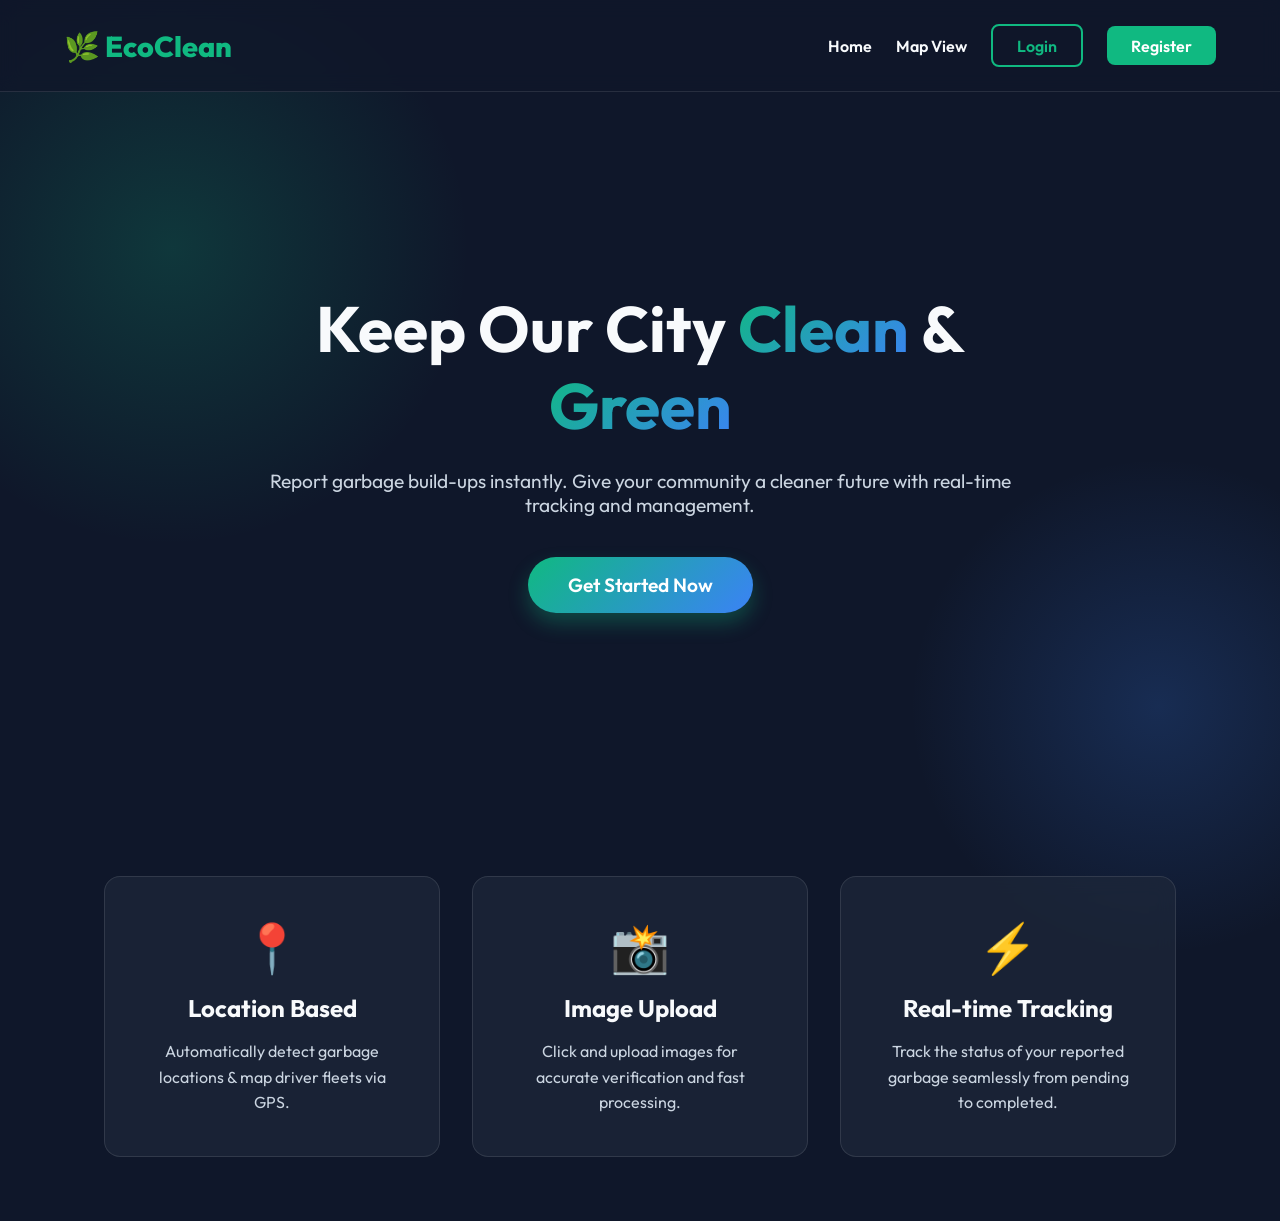
<file: frontend/index.html>
<!DOCTYPE html>
<html lang="en">
<head>
    <meta charset="UTF-8">
    <meta name="viewport" content="width=device-width, initial-scale=1.0">
    <title>EcoClean - Smart Garbage Management</title>
    <link href="https://fonts.googleapis.com/css2?family=Outfit:wght@300;400;600;800&display=swap" rel="stylesheet">
    <link rel="stylesheet" href="css/style.css">
</head>
<body>
    <nav class="navbar">
        <div class="logo">🌿 EcoClean</div>
        <div class="nav-links">
            <a href="index.html">Home</a>
            <a href="map.html">Map View</a>
            <a href="login.html" class="btn btn-outline" id="nav-login">Login</a>
            <a href="register.html" class="btn btn-primary" id="nav-register">Register</a>
            <a href="#" class="btn btn-danger hidden" id="nav-logout" onclick="logout()">Logout</a>
            <a href="user-dashboard.html" class="btn btn-primary hidden" id="nav-dashboard">Dashboard</a>
        </div>
    </nav>

    <header class="hero">
        <div class="hero-content">
            <h1>Keep Our City <span class="highlight">Clean</span> & <span class="highlight">Green</span></h1>
            <p>Report garbage build-ups instantly. Give your community a cleaner future with real-time tracking and management.</p>
            <a href="login.html" class="btn btn-large" id="hero-btn">Get Started Now</a>
        </div>
    </header>

    <section class="features">
        <a href="driver-checkin.html" style="text-decoration: none; color: inherit; display: block;">
            <div class="feature-card">
                <div class="icon">📍</div>
                <h3>Location Based</h3>
                <p>Automatically detect garbage locations & map driver fleets via GPS.</p>
            </div>
        </a>
        <div class="feature-card">
            <div class="icon">📸</div>
            <h3>Image Upload</h3>
            <p>Click and upload images for accurate verification and fast processing.</p>
        </div>
        <div class="feature-card">
            <div class="icon">⚡</div>
            <h3>Real-time Tracking</h3>
            <p>Track the status of your reported garbage seamlessly from pending to completed.</p>
        </div>
    </section>

    <script src="js/app.js"></script>
    <script>
        document.addEventListener('DOMContentLoaded', () => {
            const token = localStorage.getItem('token');
            if(token) {
                const role = localStorage.getItem('role');
                const btn = document.getElementById('hero-btn');
                btn.innerText = "Go to Dashboard";
                btn.href = role === 'admin' ? 'admin-dashboard.html' : 'user-dashboard.html';
            }
        });
    </script>
</body>
</html>
</file>
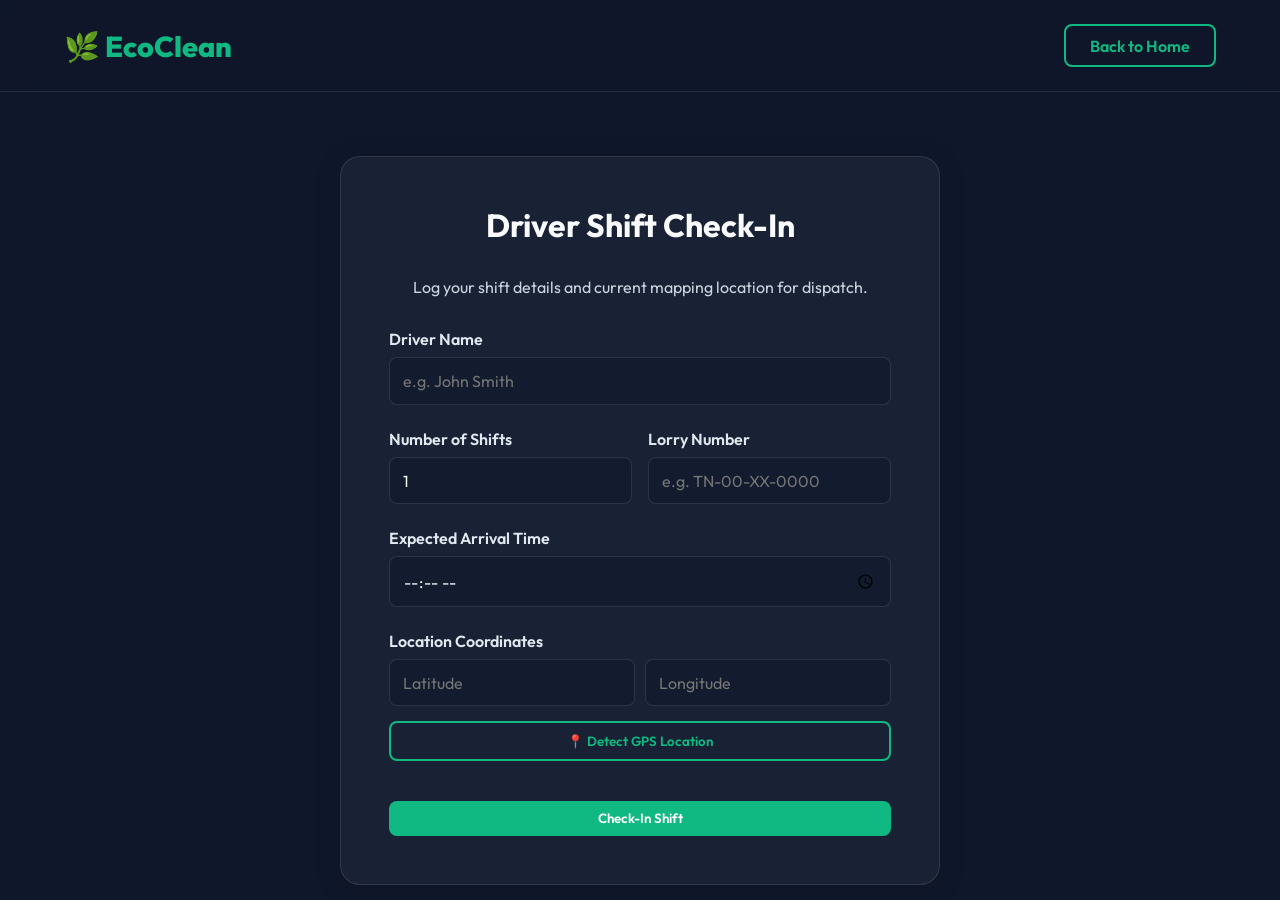
<file: frontend/driver-checkin.html>
<!DOCTYPE html>
<html lang="en">
<head>
    <meta charset="UTF-8">
    <meta name="viewport" content="width=device-width, initial-scale=1.0">
    <title>Driver Check-In - EcoClean</title>
    <link href="https://fonts.googleapis.com/css2?family=Outfit:wght@300;400;600;800&display=swap" rel="stylesheet">
    <link rel="stylesheet" href="css/style.css">
    <style>
        .alarm-box {
            display: none;
            background-color: #ef4444;
            color: white;
            padding: 1.5rem;
            border-radius: 12px;
            margin-top: 1.5rem;
            text-align: center;
            animation: pulse-alarm 1.5s infinite;
        }

        .success-box {
            display: none;
            background-color: #10b981;
            color: white;
            padding: 1.5rem;
            border-radius: 12px;
            margin-top: 1.5rem;
            text-align: center;
        }

        @keyframes pulse-alarm {
            0% { transform: scale(1); box-shadow: 0 0 0 0 rgba(239, 68, 68, 0.7); }
            50% { transform: scale(1.05); box-shadow: 0 0 0 10px rgba(239, 68, 68, 0); }
            100% { transform: scale(1); box-shadow: 0 0 0 0 rgba(239, 68, 68, 0); }
        }
    </style>
</head>
<body>
    <nav class="navbar">
        <div class="logo">🌿 EcoClean</div>
        <div class="nav-links">
            <a href="index.html" class="btn btn-outline">Back to Home</a>
        </div>
    </nav>

    <div class="form-container" style="max-width: 600px;">
        <h2>Driver Shift Check-In</h2>
        <p style="text-align:center; color:#cbd5e1; margin-bottom:2rem;">Log your shift details and current mapping location for dispatch.</p>
        
        <form id="driver-form">
            <div class="form-group">
                <label>Driver Name</label>
                <input type="text" id="driver_name" class="form-control" placeholder="e.g. John Smith" required>
            </div>
            
            <div class="form-group" style="display: flex; gap: 1rem;">
                <div style="flex: 1;">
                    <label>Number of Shifts</label>
                    <input type="number" id="shifts" class="form-control" min="1" value="1" required>
                </div>
                <div style="flex: 1;">
                    <label>Lorry Number</label>
                    <input type="text" id="lorry_number" class="form-control" placeholder="e.g. TN-00-XX-0000" required>
                </div>
            </div>

            <div class="form-group">
                <label>Expected Arrival Time</label>
                <input type="time" id="expected_time" class="form-control" required>
            </div>

            <div class="form-group">
                <label>Location Coordinates</label>
                <div style="display: flex; gap: 10px; margin-bottom: 15px;">
                    <input type="text" id="latitude" class="form-control" placeholder="Latitude" readonly required>
                    <input type="text" id="longitude" class="form-control" placeholder="Longitude" readonly required>
                </div>
                <div style="display: flex; gap: 10px;">
                    <button type="button" class="btn btn-outline" onclick="getLocation()" style="flex: 1;">📍 Detect GPS Location</button>
                    <a id="gmaps-link" href="#" target="_blank" class="btn btn-primary" style="display:none; flex: 1;">🗺️ View on Google Maps</a>
                </div>
            </div>

            <button type="submit" class="btn btn-primary" style="width: 100%; margin-top: 1rem;">Check-In Shift</button>
        </form>

        <div id="alarm-box" class="alarm-box">
            <h3 style="margin-bottom: 0.5rem;">⚠️ LATE ARRIVAL ALARM ⚠️</h3>
            <p id="alarm-message">You are checking in past your expected time!</p>
            <audio id="alarm-audio" loop>
                <source src="https://assets.mixkit.co/sfx/preview/mixkit-classic-alarm-995.mp3" type="audio/mpeg">
            </audio>
            <button class="btn btn-outline" style="margin-top:1rem; border-color:white; color:white;" onclick="stopAlarm()">Silence Alarm & Dashboard</button>
        </div>

        <div id="success-box" class="success-box">
            <h3 style="margin-bottom: 0.5rem;">✅ PUNCTUAL CHECK-IN</h3>
            <p>You have successfully logged in on time.</p>
            <a href="index.html" class="btn btn-outline" style="margin-top:1rem; border-color:white; color:white;">Return Home</a>
        </div>
    </div>

    <script src="js/app.js"></script>
</body>
</html>
</file>
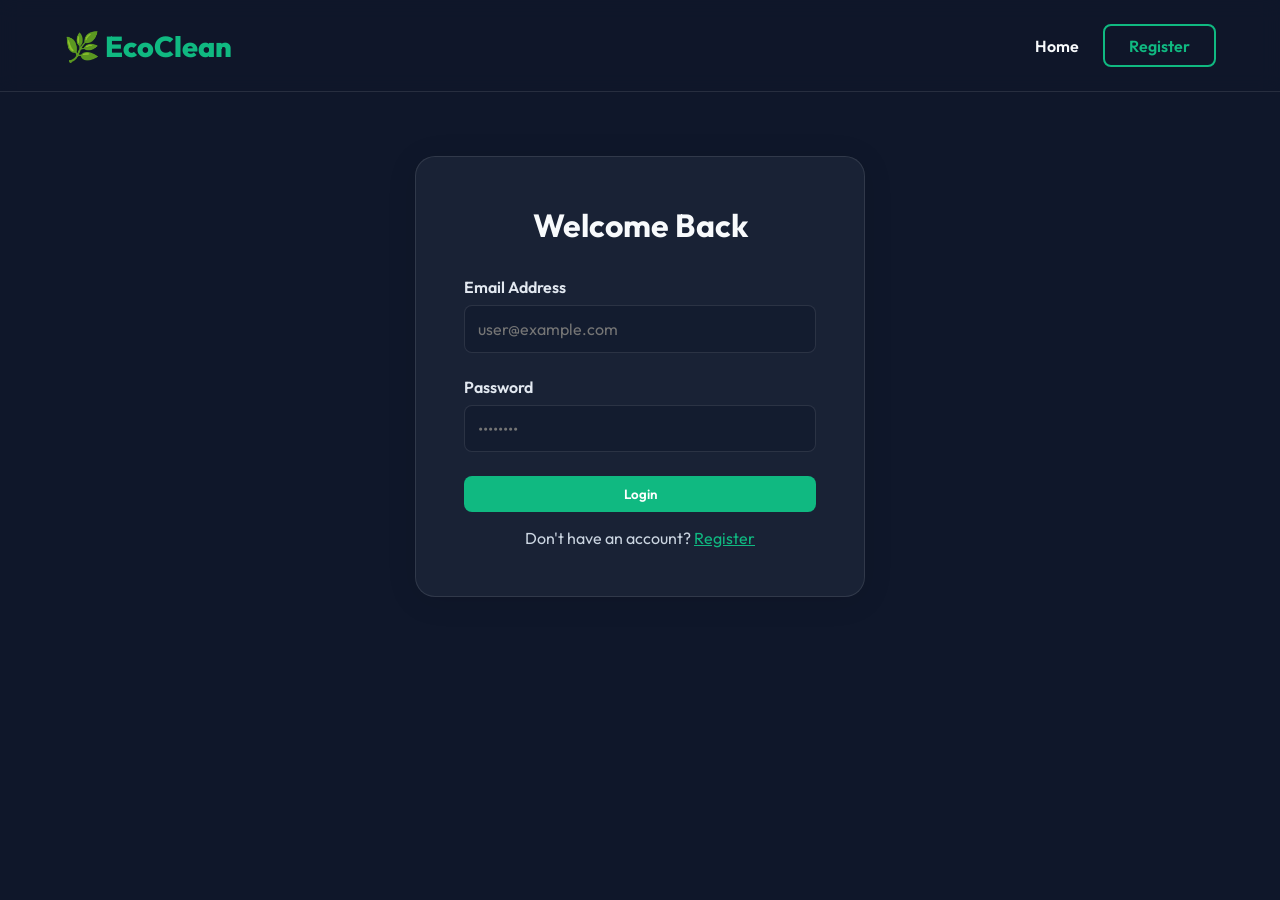
<file: frontend/login.html>
<!DOCTYPE html>
<html lang="en">
<head>
    <meta charset="UTF-8">
    <meta name="viewport" content="width=device-width, initial-scale=1.0">
    <title>Login - EcoClean</title>
    <link href="https://fonts.googleapis.com/css2?family=Outfit:wght@300;400;600;800&display=swap" rel="stylesheet">
    <link rel="stylesheet" href="css/style.css">
</head>
<body>
    <nav class="navbar">
        <div class="logo">🌿 EcoClean</div>
        <div class="nav-links">
            <a href="index.html">Home</a>
            <a href="register.html" class="btn btn-outline">Register</a>
        </div>
    </nav>
    <div class="form-container">
        <h2>Welcome Back</h2>
        <form id="login-form">
            <div class="form-group">
                <label>Email Address</label>
                <input type="email" id="email" class="form-control" placeholder="user@example.com" required>
            </div>
            <div class="form-group">
                <label>Password</label>
                <input type="password" id="password" class="form-control" placeholder="••••••••" required>
            </div>
            <button type="submit" class="btn btn-primary" style="width: 100%;">Login</button>
        </form>
        <p style="text-align: center; margin-top: 1rem; color: #cbd5e1;">Don't have an account? <a href="register.html" style="color: var(--primary);">Register</a></p>
    </div>
    <script src="js/app.js"></script>
</body>
</html>
</file>
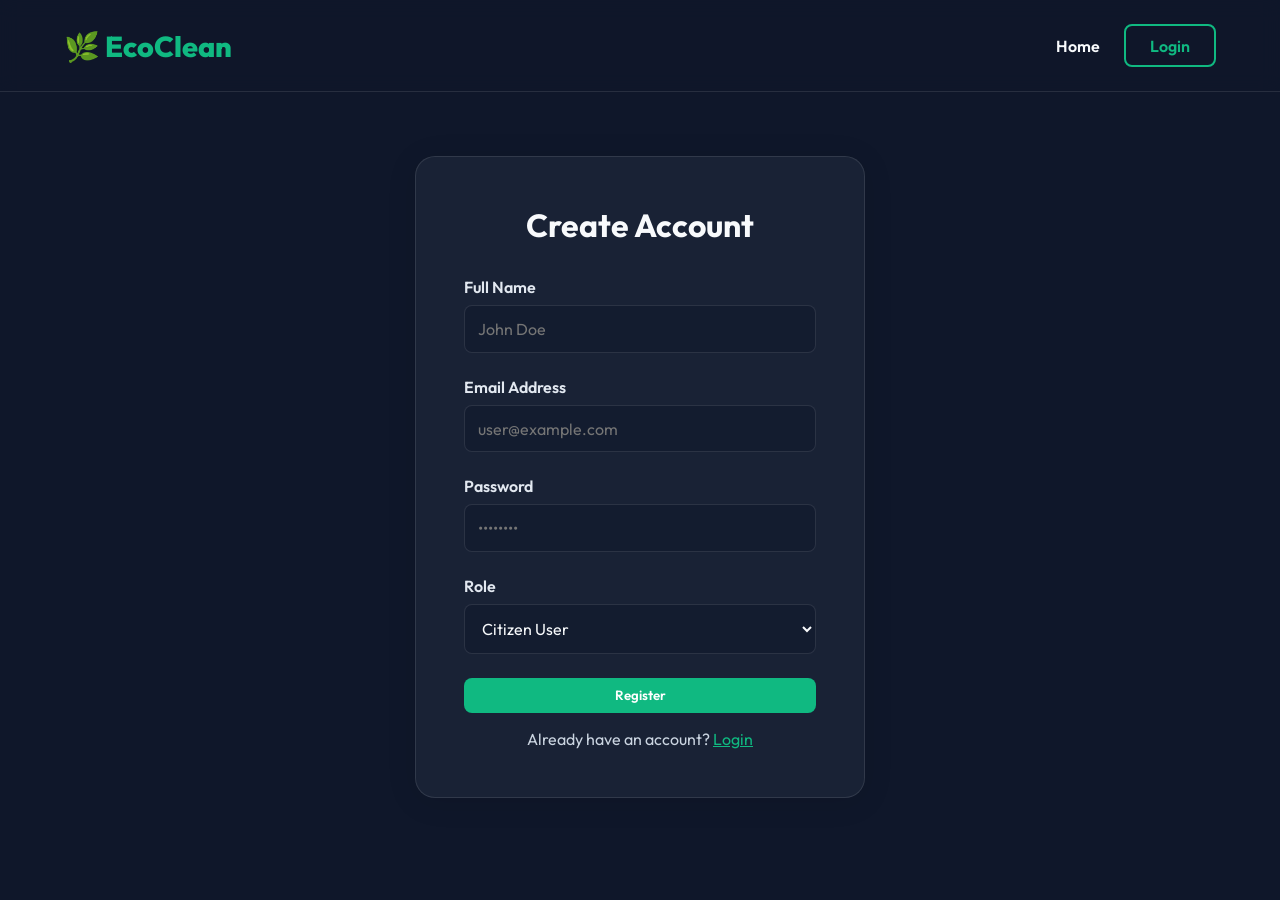
<file: frontend/register.html>
<!DOCTYPE html>
<html lang="en">
<head>
    <meta charset="UTF-8">
    <meta name="viewport" content="width=device-width, initial-scale=1.0">
    <title>Register - EcoClean</title>
    <link href="https://fonts.googleapis.com/css2?family=Outfit:wght@300;400;600;800&display=swap" rel="stylesheet">
    <link rel="stylesheet" href="css/style.css">
</head>
<body>
    <nav class="navbar">
        <div class="logo">🌿 EcoClean</div>
        <div class="nav-links">
            <a href="index.html">Home</a>
            <a href="login.html" class="btn btn-outline">Login</a>
        </div>
    </nav>
    <div class="form-container">
        <h2>Create Account</h2>
        <form id="register-form">
            <div class="form-group">
                <label>Full Name</label>
                <input type="text" id="name" class="form-control" placeholder="John Doe" required>
            </div>
            <div class="form-group">
                <label>Email Address</label>
                <input type="email" id="email" class="form-control" placeholder="user@example.com" required>
            </div>
            <div class="form-group">
                <label>Password</label>
                <input type="password" id="password" class="form-control" placeholder="••••••••" required>
            </div>
            <div class="form-group">
                <label>Role</label>
                <select id="role" class="form-control">
                    <option value="user">Citizen User</option>
                    <option value="admin">System Admin</option>
                </select>
            </div>
            <button type="submit" class="btn btn-primary" style="width: 100%;">Register</button>
        </form>
        <p style="text-align: center; margin-top: 1rem; color: #cbd5e1;">Already have an account? <a href="login.html" style="color: var(--primary);">Login</a></p>
    </div>
    <script src="js/app.js"></script>
</body>
</html>
</file>
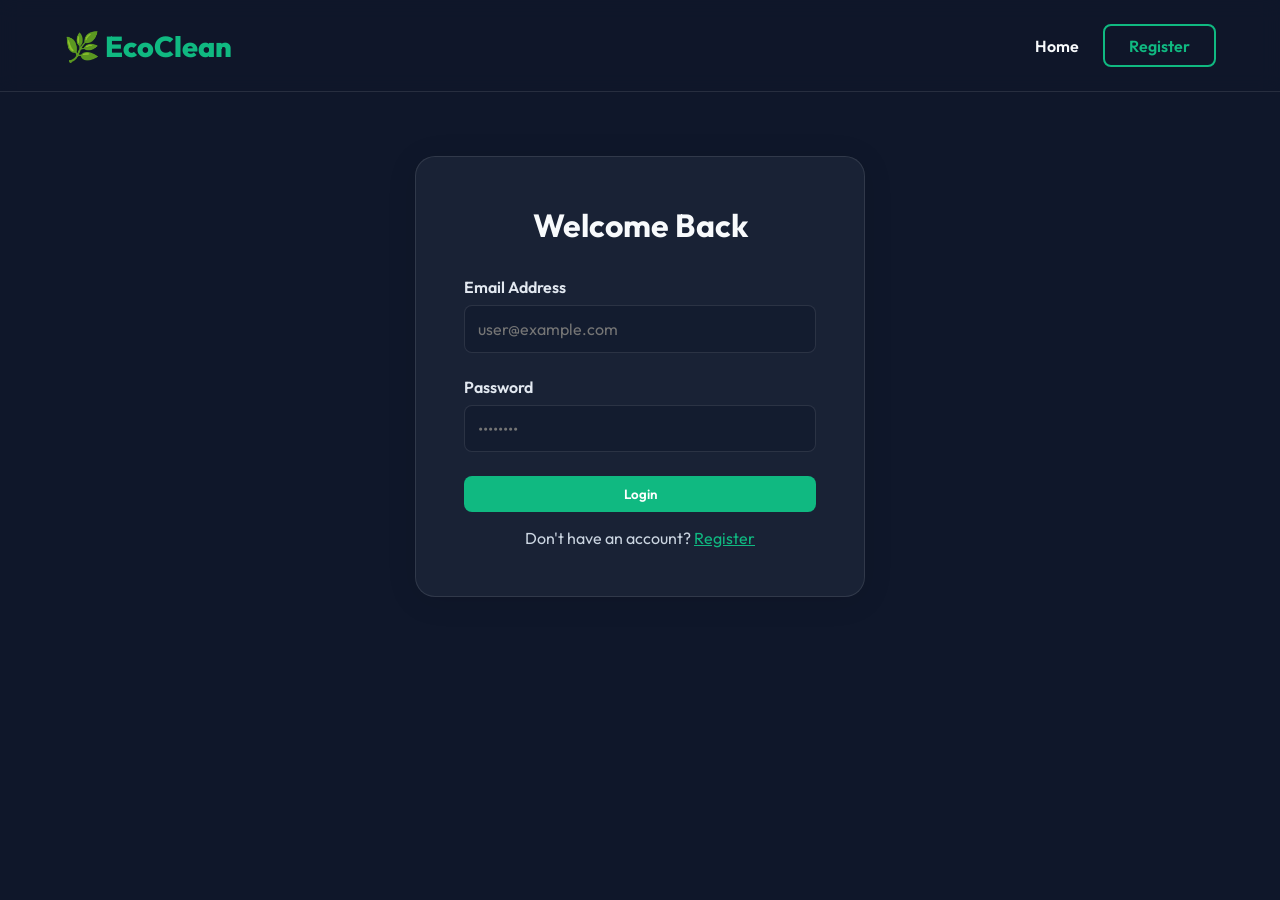
<file: frontend/report.html>
<!DOCTYPE html>
<html lang="en">
<head>
    <meta charset="UTF-8">
    <meta name="viewport" content="width=device-width, initial-scale=1.0">
    <title>Report Garbage - EcoClean</title>
    <link href="https://fonts.googleapis.com/css2?family=Outfit:wght@300;400;600;800&display=swap" rel="stylesheet">
    <link rel="stylesheet" href="css/style.css">
</head>
<body>
    <nav class="navbar">
        <div class="logo">🌿 EcoClean</div>
        <div class="nav-links">
            <a href="user-dashboard.html" class="btn btn-outline" id="nav-back">Back to Dashboard</a>
        </div>
    </nav>

    <div class="form-container" style="max-width: 600px;">
        <h2>Report a Garbage Issue</h2>
        <form id="report-form">
            <div class="form-group">
                <label>Description (Size, type of waste, etc.)</label>
                <textarea id="description" class="form-control" rows="4" placeholder="Describe the garbage accumulation..." required></textarea>
            </div>
            
            <div class="form-group">
                <label>Location Coordinates</label>
                <div style="display: flex; gap: 10px; margin-bottom: 15px;">
                    <input type="text" id="latitude" class="form-control" placeholder="Latitude will appear here" readonly required>
                    <input type="text" id="longitude" class="form-control" placeholder="Longitude will appear here" readonly required>
                </div>
                <button type="button" class="btn btn-outline" onclick="getLocation()" style="width: 100%;">📍 Get Current GPS Location</button>
            </div>

            <div class="form-group" style="margin-top: 1.5rem;">
                <label>Upload Image</label>
                <input type="file" id="image" class="form-control" accept="image/*" required>
            </div>

            <button type="submit" class="btn btn-primary" style="width: 100%; margin-top: 1rem;">Submit Report</button>
        </form>
    </div>

    <script src="js/app.js"></script>
    <script>
        document.addEventListener('DOMContentLoaded', () => {
            checkAuth();
            if(localStorage.getItem('role') === 'admin') {
                document.getElementById('nav-back').href = 'admin-dashboard.html';
            }
        });
    </script>
</body>
</html>
</file>
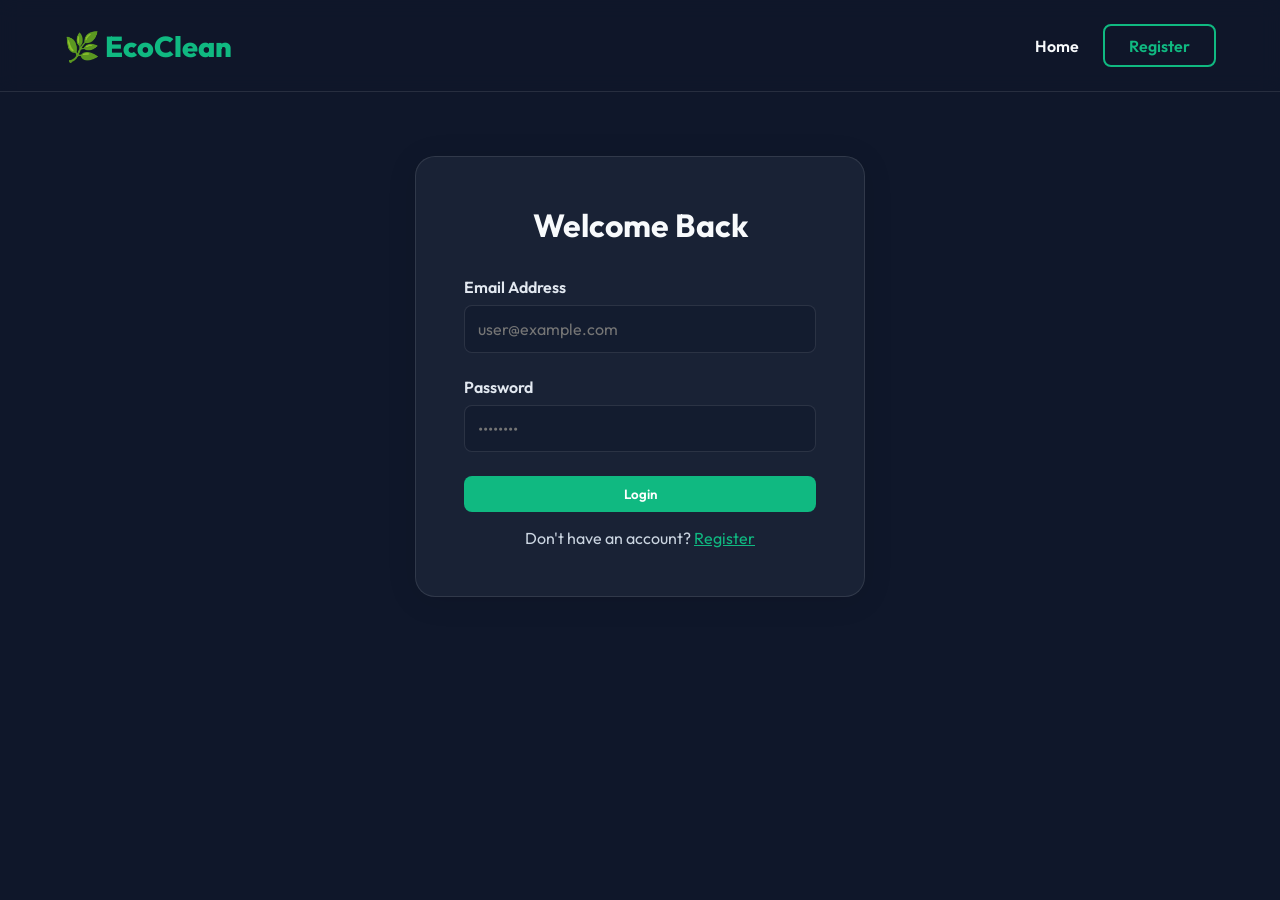
<file: frontend/user-dashboard.html>
<!DOCTYPE html>
<html lang="en">
<head>
    <meta charset="UTF-8">
    <meta name="viewport" content="width=device-width, initial-scale=1.0">
    <title>User Dashboard - EcoClean</title>
    <link href="https://fonts.googleapis.com/css2?family=Outfit:wght@300;400;600;800&display=swap" rel="stylesheet">
    <link rel="stylesheet" href="css/style.css">
</head>
<body>
    <nav class="navbar">
        <div class="logo">🌿 EcoClean</div>
        <div class="nav-links">
            <a href="index.html">Home</a>
            <a href="map.html">Map View</a>
            <a href="#" class="btn btn-danger" onclick="logout()">Logout</a>
        </div>
    </nav>

    <div class="dashboard-container">
        <div class="dashboard-header">
            <div>
                <h2>My Garbage Reports</h2>
                <p style="color: #cbd5e1; margin-top: 0.5rem;" id="user-greeting">Welcome back!</p>
            </div>
            <a href="report.html" class="btn btn-primary">+ Report Garbage</a>
        </div>
        
        <div class="reports-grid" id="user-reports">
            <!-- Rendered via JS -->
            <p>Loading reports...</p>
        </div>
    </div>

    <script src="js/app.js"></script>
    <script>
        document.addEventListener('DOMContentLoaded', () => {
            checkAuth();
            if(localStorage.getItem('role') === 'admin') window.location.href = 'admin-dashboard.html';
            document.getElementById('user-greeting').innerText = `Welcome back, ${localStorage.getItem('name')}!`;
            loadUserReports();
        });
    </script>
</body>
</html>
</file>
<file: frontend/css/style.css>
:root {
    --bg-color: #0f172a;
    --text-color: #f8fafc;
    --primary: #10b981;
    --primary-hover: #059669;
    --secondary: #3b82f6;
    --danger: #ef4444;
    --dark-card: rgba(30, 41, 59, 0.7);
    --border: rgba(255, 255, 255, 0.1);
    --glass-shadow: 0 4px 30px rgba(0, 0, 0, 0.1);
    --backdrop: blur(10px);
}

* {
    margin: 0;
    padding: 0;
    box-sizing: border-box;
    font-family: 'Outfit', sans-serif;
}

body {
    background-color: var(--bg-color);
    color: var(--text-color);
    min-height: 100vh;
    overflow-x: hidden;
}

/* Navbar */
.navbar {
    display: flex;
    justify-content: space-between;
    align-items: center;
    padding: 1.5rem 5%;
    background: rgba(15, 23, 42, 0.8);
    backdrop-filter: var(--backdrop);
    border-bottom: 1px solid var(--border);
    position: sticky;
    top: 0;
    z-index: 1000;
}

.logo {
    font-size: 1.8rem;
    font-weight: 800;
    color: var(--primary);
    text-decoration: none;
}

.nav-links {
    display: flex;
    gap: 1.5rem;
    align-items: center;
}

.nav-links a {
    color: var(--text-color);
    text-decoration: none;
    font-weight: 600;
    transition: color 0.3s;
}

.nav-links a:hover {
    color: var(--primary);
}

.hidden {
    display: none !important;
}

/* Buttons */
.btn {
    padding: 0.6rem 1.5rem;
    border-radius: 8px;
    font-weight: 600;
    cursor: pointer;
    transition: all 0.3s ease;
    border: none;
    text-decoration: none;
    display: inline-block;
    text-align: center;
}

.btn-primary {
    background: var(--primary);
    color: #fff !important;
}

.btn-primary:hover {
    background: var(--primary-hover);
    transform: translateY(-2px);
}

.btn-outline {
    background: transparent;
    border: 2px solid var(--primary);
    color: var(--primary) !important;
}

.btn-outline:hover {
    background: var(--primary);
    color: #fff !important;
}

.btn-danger {
    background: var(--danger);
    color: #fff !important;
    border: 2px solid var(--danger);
}

.btn-danger:hover {
    background: #dc2626;
    border-color: #dc2626;
}

.btn-large {
    padding: 1rem 2.5rem;
    font-size: 1.2rem;
    background: linear-gradient(135deg, var(--primary), var(--secondary));
    color: #fff !important;
    border-radius: 50px;
    box-shadow: 0 10px 20px rgba(16, 185, 129, 0.3);
}

.btn-large:hover {
    transform: translateY(-3px);
    box-shadow: 0 15px 25px rgba(16, 185, 129, 0.4);
}

/* Hero Section */
.hero {
    height: 80vh;
    display: flex;
    align-items: center;
    justify-content: center;
    text-align: center;
    position: relative;
    padding: 0 5%;
}

.hero::before {
    content: '';
    position: absolute;
    top: -20%;
    left: -10%;
    width: 600px;
    height: 600px;
    background: radial-gradient(circle, rgba(16,185,129,0.2) 0%, rgba(15,23,42,0) 70%);
    z-index: -1;
}
.hero::after {
    content: '';
    position: absolute;
    bottom: -20%;
    right: -10%;
    width: 500px;
    height: 500px;
    background: radial-gradient(circle, rgba(59,130,246,0.2) 0%, rgba(15,23,42,0) 70%);
    z-index: -1;
}

.hero-content {
    max-width: 800px;
}

.hero-content h1 {
    font-size: 4rem;
    line-height: 1.2;
    margin-bottom: 1.5rem;
}

.highlight {
    background: linear-gradient(135deg, var(--primary), var(--secondary));
    -webkit-background-clip: text;
    -webkit-text-fill-color: transparent;
}

.hero-content p {
    font-size: 1.2rem;
    color: #cbd5e1;
    margin-bottom: 2.5rem;
}

/* Features */
.features {
    display: grid;
    grid-template-columns: repeat(auto-fit, minmax(280px, 1fr));
    gap: 2rem;
    padding: 4rem 5%;
    max-width: 1200px;
    margin: 0 auto;
}

.feature-card {
    background: var(--dark-card);
    backdrop-filter: var(--backdrop);
    border: 1px solid var(--border);
    border-radius: 16px;
    padding: 2.5rem;
    text-align: center;
    transition: transform 0.3s;
}

.feature-card:hover {
    transform: translateY(-10px);
    box-shadow: 0 10px 30px rgba(16, 185, 129, 0.1);
}

.feature-card .icon {
    font-size: 3rem;
    margin-bottom: 1rem;
}

.feature-card h3 {
    margin-bottom: 1rem;
    font-size: 1.5rem;
}

.feature-card p {
    color: #cbd5e1;
    line-height: 1.6;
}

/* Form Container */
.form-container {
    max-width: 450px;
    margin: 4rem auto;
    background: var(--dark-card);
    backdrop-filter: var(--backdrop);
    border: 1px solid var(--border);
    padding: 3rem;
    border-radius: 20px;
    box-shadow: var(--glass-shadow);
}

.form-container h2 {
    text-align: center;
    margin-bottom: 2rem;
    font-size: 2rem;
}

.form-group {
    margin-bottom: 1.5rem;
}

.form-group label {
    display: block;
    margin-bottom: 0.5rem;
    font-weight: 600;
    color: #e2e8f0;
}

.form-control {
    width: 100%;
    padding: 0.8rem;
    border-radius: 8px;
    background: rgba(15, 23, 42, 0.5);
    border: 1px solid var(--border);
    color: var(--text-color);
    font-size: 1rem;
    transition: border-color 0.3s;
}

.form-control:focus {
    outline: none;
    border-color: var(--primary);
}

textarea.form-control {
    resize: vertical;
}

/* Dashboard Styles */
.dashboard-container {
    padding: 3rem 5%;
    max-width: 1400px;
    margin: 0 auto;
}

.dashboard-header {
    display: flex;
    justify-content: space-between;
    align-items: center;
    margin-bottom: 2rem;
    flex-wrap: wrap;
    gap: 1rem;
}

.stats-grid {
    display: grid;
    grid-template-columns: repeat(auto-fit, minmax(200px, 1fr));
    gap: 1.5rem;
    margin-bottom: 3rem;
}

.stat-card {
    background: linear-gradient(135deg, var(--dark-card), rgba(15, 23, 42, 0.9));
    border: 1px solid var(--border);
    padding: 2rem;
    border-radius: 12px;
    text-align: center;
    transition: transform 0.3s;
}

.stat-card:hover {
    transform: translateY(-5px);
}

.stat-card h3 {
    font-size: 1.1rem;
    color: #cbd5e1;
    font-weight: 400;
}

.stat-card .value {
    font-size: 2.5rem;
    font-weight: 800;
    color: var(--primary);
    margin-top: 0.5rem;
}

/* Reports Grid */
.reports-grid {
    display: grid;
    grid-template-columns: repeat(auto-fit, minmax(320px, 1fr));
    gap: 2rem;
}

.report-card {
    background: var(--dark-card);
    border: 1px solid var(--border);
    border-radius: 12px;
    overflow: hidden;
    transition: transform 0.3s, box-shadow 0.3s;
}

.report-card:hover {
    transform: translateY(-5px);
    box-shadow: 0 10px 20px rgba(0,0,0,0.3);
}

.report-img {
    width: 100%;
    height: 220px;
    object-fit: cover;
    background: #1e293b;
    border-bottom: 1px solid var(--border);
}

.report-details {
    padding: 1.5rem;
}

.status-badge {
    padding: 0.4rem 1rem;
    border-radius: 50px;
    font-size: 0.8rem;
    font-weight: 600;
    display: inline-block;
    margin-bottom: 1rem;
}

.status-pending { background: rgba(239, 68, 68, 0.2); color: #fca5a5; }
.status-progress { background: rgba(245, 158, 11, 0.2); color: #fcd34d; }
.status-completed { background: rgba(16, 185, 129, 0.2); color: #6ee7b7; }

/* Map View */
#map {
    height: 65vh;
    width: 100%;
    border-radius: 16px;
    border: 1px solid var(--border);
    z-index: 10;
    box-shadow: 0 10px 30px rgba(0,0,0,0.5);
}

.map-tiles {
    filter: brightness(0.6) invert(1) contrast(3) hue-rotate(200deg) saturate(0.3) brightness(0.7);
}

.custom-map-marker {
    background: transparent;
    border: none;
}
</file>
